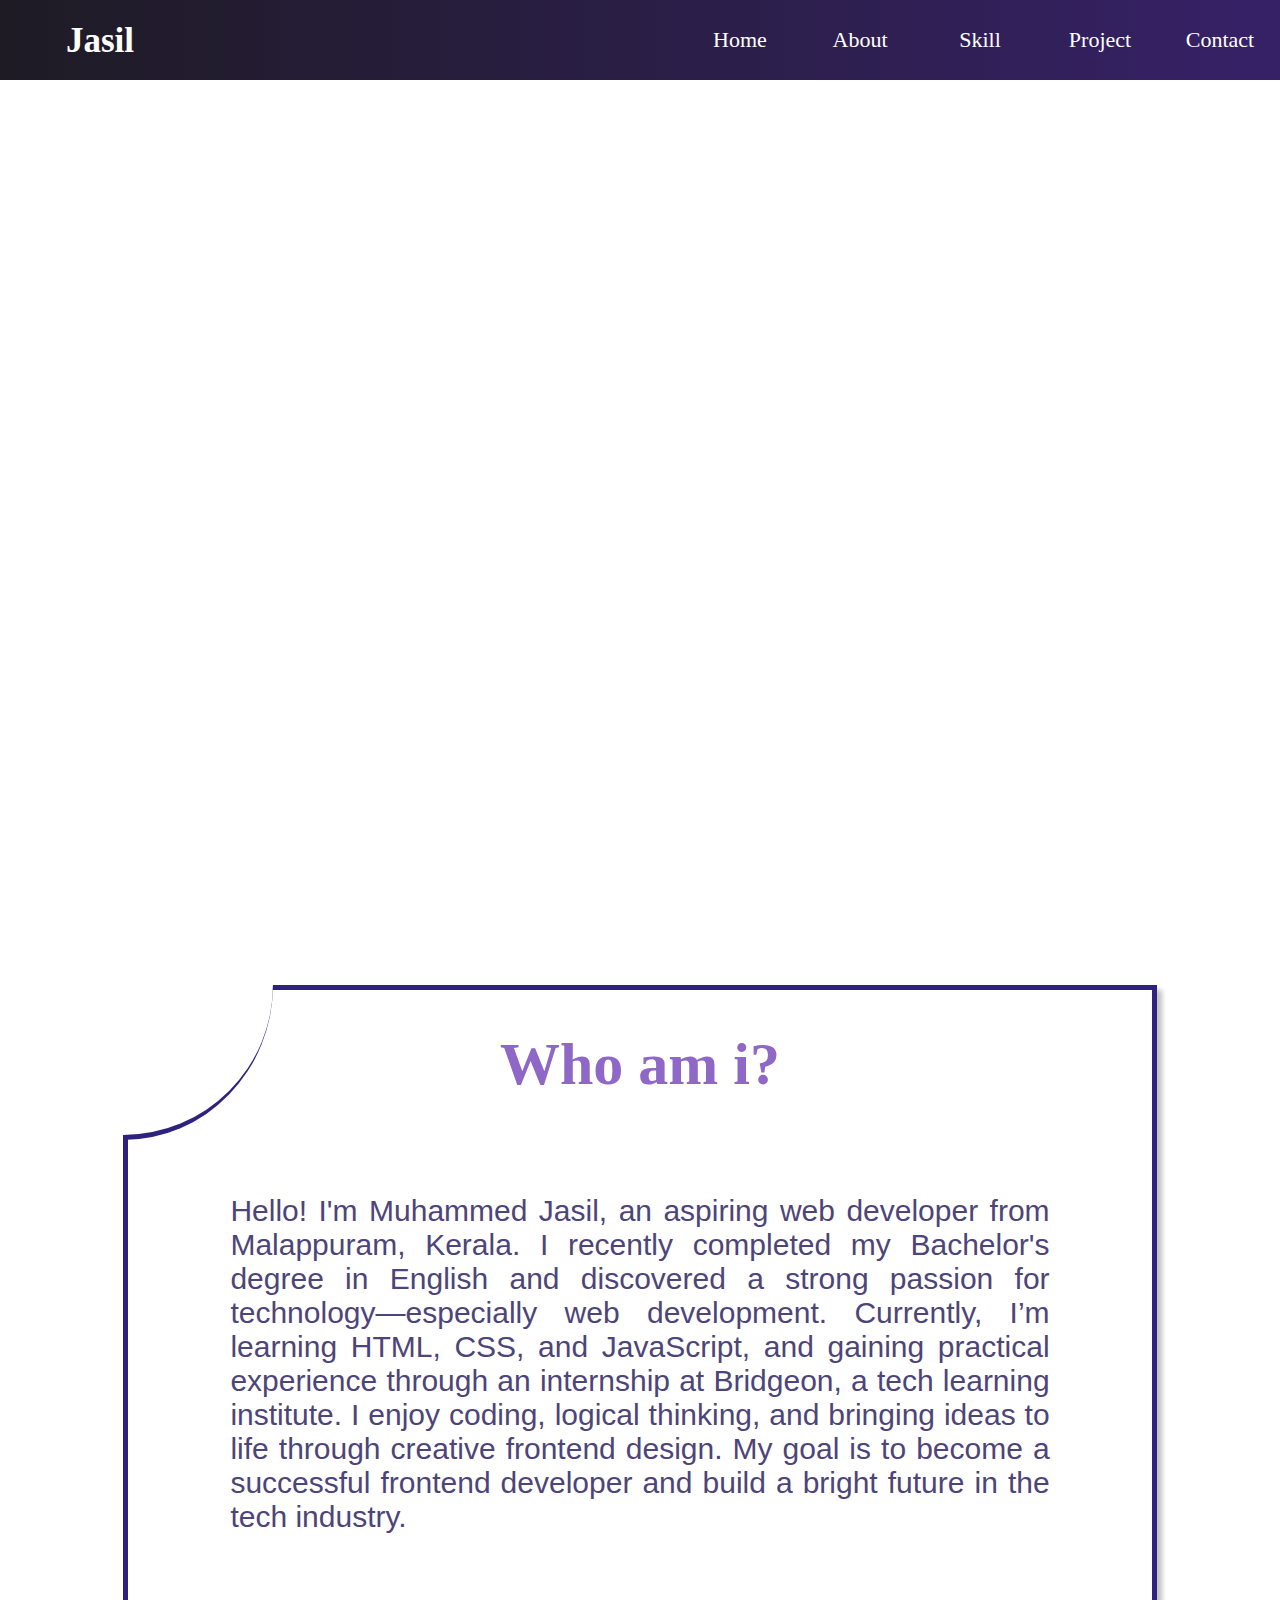
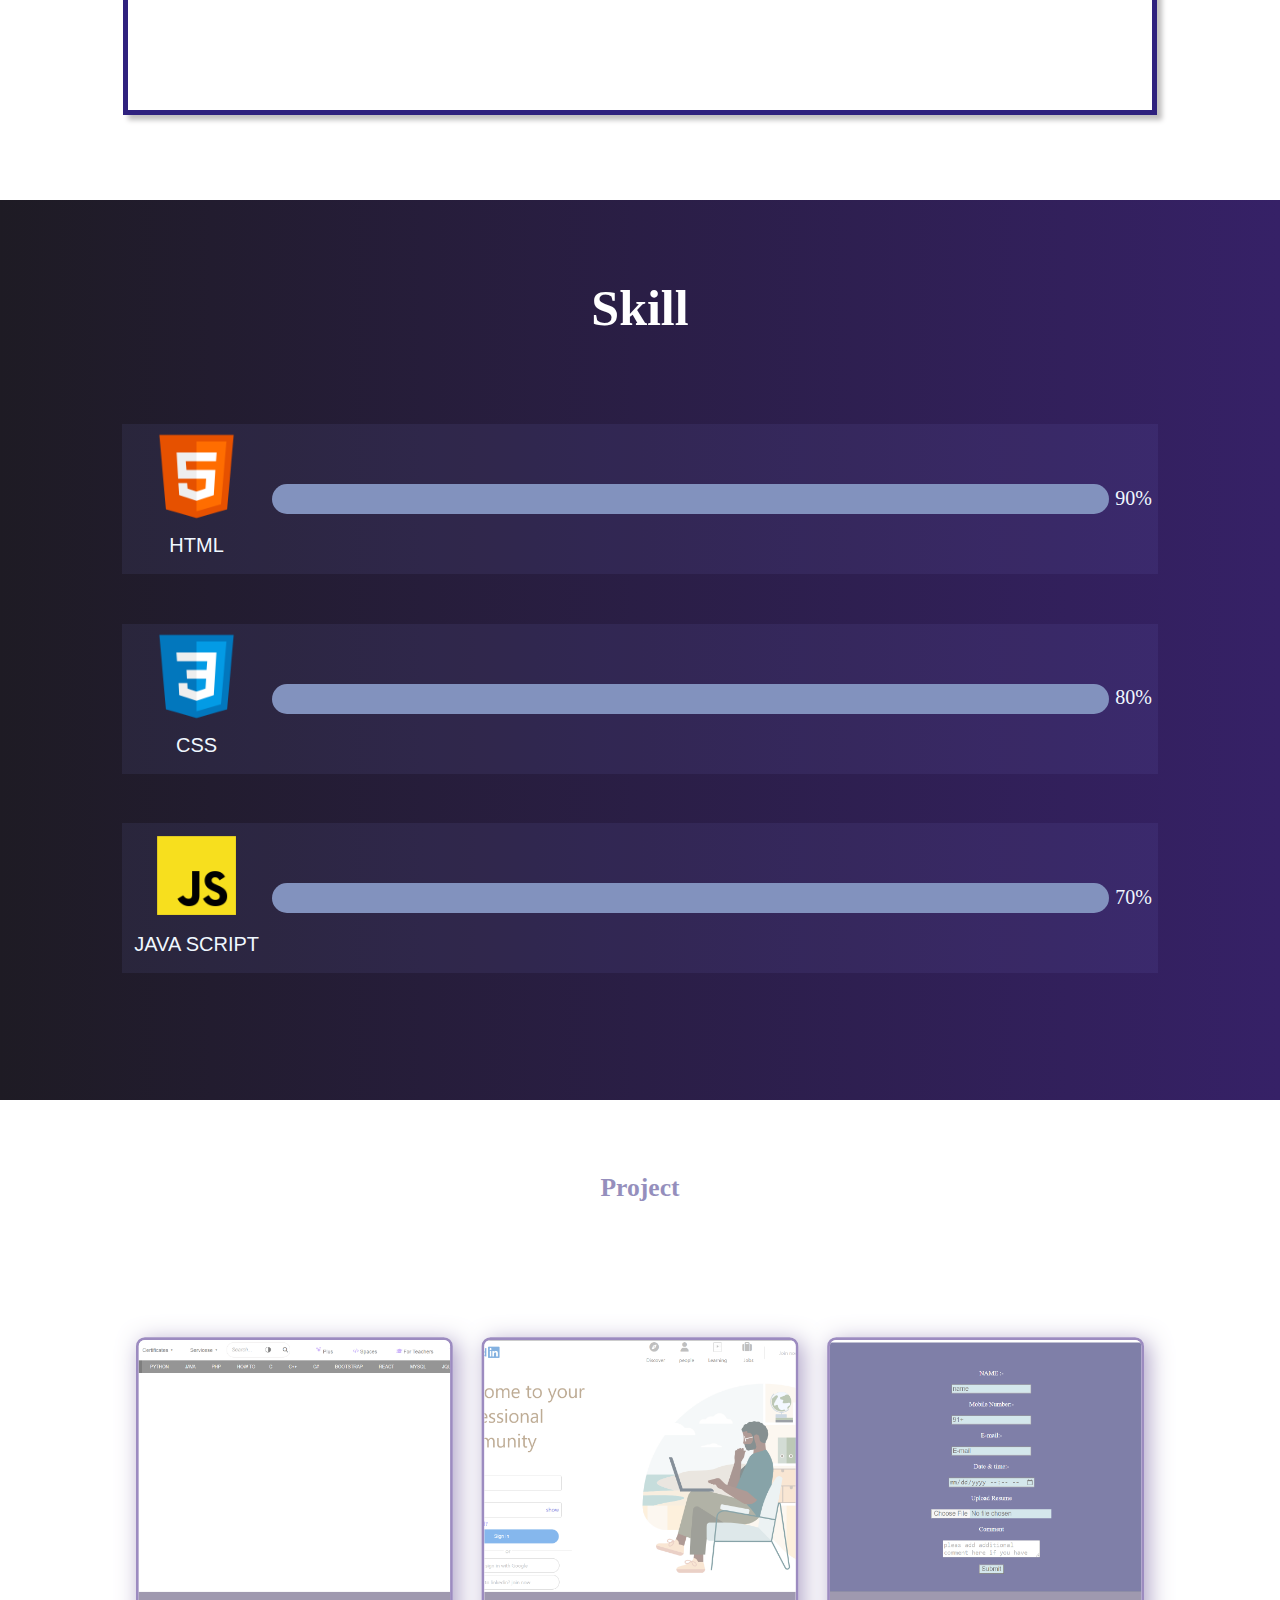
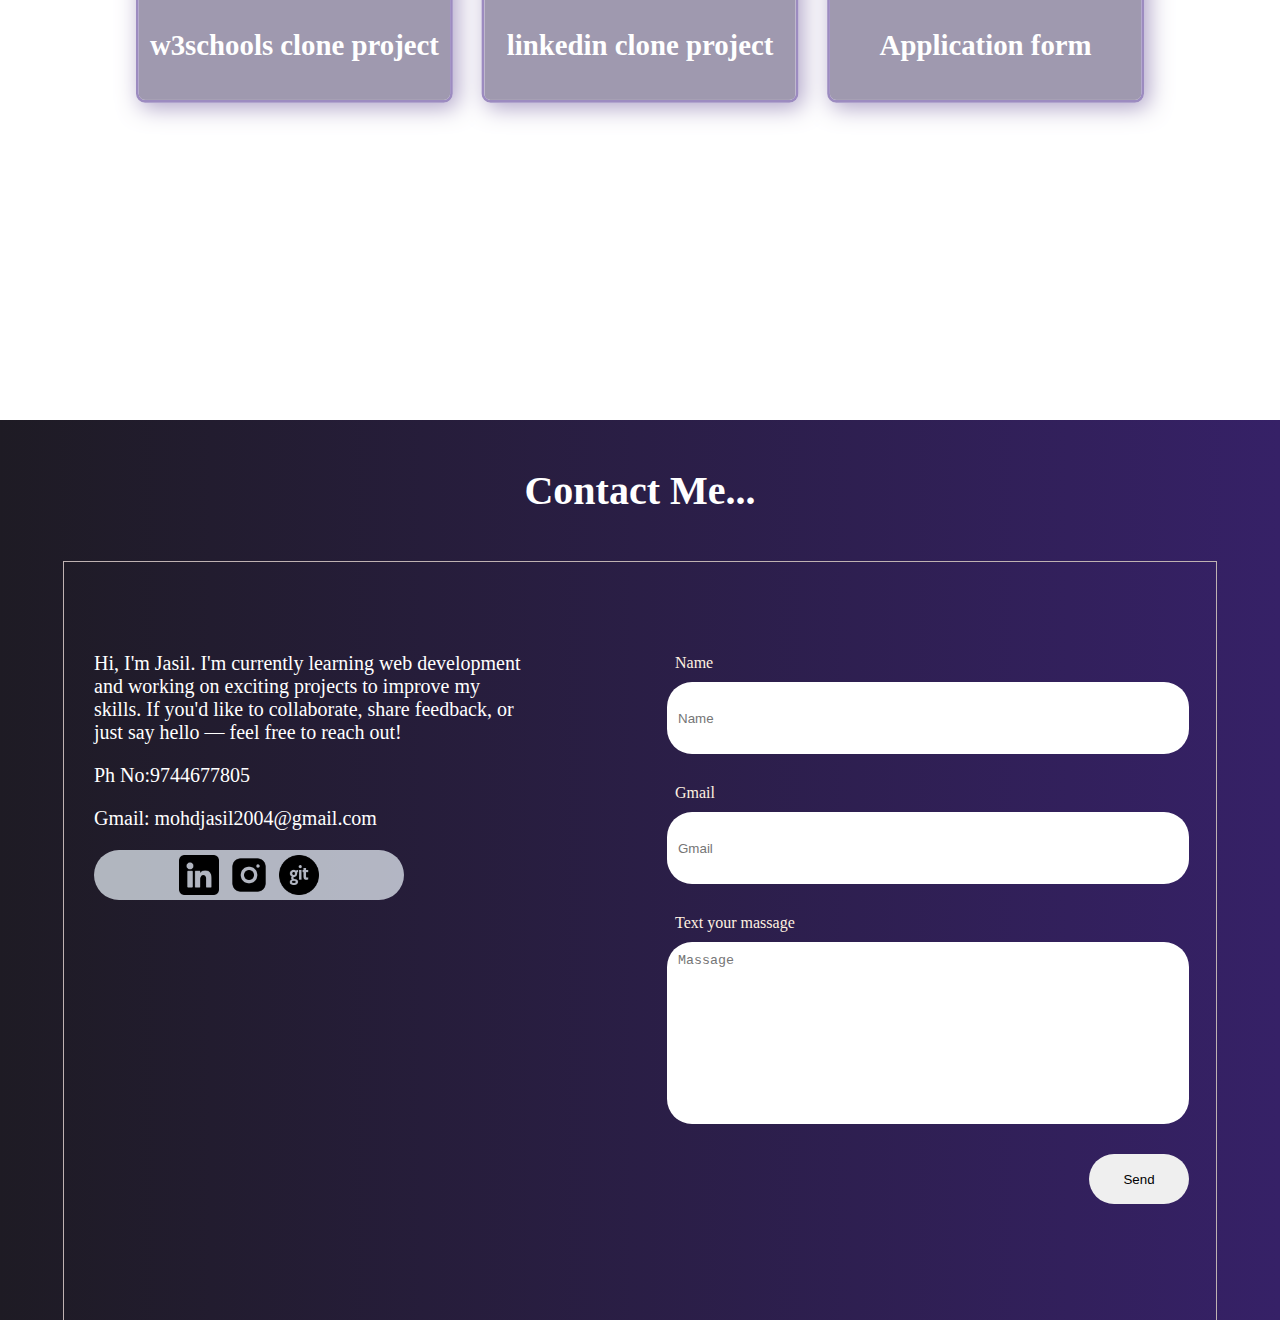
<file: index.html>
<!DOCTYPE html>
<html lang="en">
<head>
    <meta charset="UTF-8">
    <meta name="viewport" content="width=device-width, initial-scale=1.0">
    <title>Jasil U</title>
    <link rel="stylesheet" href="port.css" type="text/css">
</head>
<body>
    <div>
        <div class="navbar"  id="homes" style="position: fixed;">
            <div class="kk">
                <li id="left"><a href="#home" style="font-size: 35px;font-family:Georgia, 'Times New Roman', Times, serif;font-weight: bolder;width: 200px;height: 60px;padding-top: 11px; display: flex;justify-content: center;align-items: center   ;">Jasil</a></li>
            </div>
            <ul class="navlist">
              
                <li><a href="#" target="#homes">Home</a></li>
                <li><a href="#abouts">About</a></li>
                <li><a href="#skills" >Skill</a></li>
                <li><a href="#projects">Project</a></li>
                <li><a href="#contacts" >Contact</a></li>
            </ul>
        </div>
    <div class="globel">
     

        <div class="homebdy">
            <div class="lefthome homee" >
                <div class="homedata">
                   
                    <h1>Muhammed Jasil</h1>
                    <h2>Frontent Developer</h2>
                    <p style="font-size: 24px; margin: 20px; text-align: justify;;">Hello! My name is Jasil, and I’m from Malappuram, Kerala. I hold a Bachelor’s degree in English but discovered a strong passion for web development, which inspired me to transition into the tech field.

                        Currently, I’m pursuing an internship at Bridgeon Tech Institute, where I’m actively learning and building real-world web development projects. I’m highly motivated, detail-oriented, and committed to continuous growth in this field.
                        
                        My dream is to become a successful professional in web development and build a fulfilling, future-ready career through hard work and dedication.</p>
                
                </div>
            </div>
            <div class="righthome homee">
                <div class="profile">
                   <div class="prfone"><div class="prftwo"><div class="prfthree"><img src="prof.png" alt="" style="object-fit: contain;height: 100%;width: 100%;"></div></div></div>
                </div>
            </div>
        </div>
    </div>

    <div class="about" id="abouts">
        <div class="aboutcontent">
            <div class="ableft"></div>
            <div class="abhead"> <h1 style="font-family:Georgia, 'Times New Roman', Times, serif; font-size: 60px;" ><span style=" font-weight:bold;">W</span>ho  am i?</h1></div>

            <div class="abtcontent">
                <p style="font-family:Arial, Helvetica, sans-serif;font-size: 30px;text-align: justify;color: rgb(77, 69, 121);">Hello! I'm Muhammed Jasil, an aspiring web developer from Malappuram, Kerala. I recently completed my Bachelor's degree in English and discovered a strong passion for technology—especially web development. Currently, I’m learning HTML, CSS, and JavaScript, and gaining practical experience through an internship at Bridgeon, a tech learning institute.

                    I enjoy coding, logical thinking, and bringing ideas to life through creative frontend design. My goal is to become a successful frontend developer and build a bright future in the tech industry.
                    
                    </p>
            </div>

        </div>
    </div>
    <div class="skill">
        <div class="skilldata"  id="skills">
            <div class="skillhead"><h1 style="font-size: 50px;color: white;">Skill</h1></div>
            <div class="skillset">
                <div class="tool">
                    <div class="html">
                        <div class="hlogo"><img src="htmlok.png" alt=""></div>
                        <div class="hname">HTML</div>

                    </div>
                    <div class="rang">
                        <div class="rpar">
                            <div class="growrange ranger"></div>
                           
                    </div>
                    <div class="numrange">90%</div>
                    </div>
                </div>

                <div class="tool">
                    <div class="html">
                        <div class="hlogo"><img src="cssok.png" alt=""></div>
                        <div class="hname">CSS</div>
                    </div>
                    <div class="rang"><div class="rpar"><div class=" rangeone ranger"></div></div> <div class="numrange">80%</div></div>
                </div>

                <div class="tool">
                    <div class="html">
                        <div class="hlogo"><img src="png-javascript-badge-picture-8.png" alt=""></div>
                        <div class="hname">JAVA SCRIPT</div>
                    </div>
                    <div class="rang"><div class="rpar"><div class="rangetwo ranger"></div></div> <div class="numrange">70%</div></div>
            </div>
            </div>

        </div>


    </div>
   <div class="portfolio" id="projects">
     <div class="porthead">
        <h1>Project</h1>
     </div>
     <div class="projoani">
     <div class="porttools">
         <div class="projects one"><div class="prone"><a href="w3.html">
            <img src="w3.png" alt="">
        </a></div><div class="prtwo"><h1>w3schools clone project</h1></div></div> 
        <div class="projects two"><div class="prone"><a href="linkedin.html">
            <img src="link.png" alt="">
        </a></div><div class="prtwo"><h1>linkedin clone project</h1></div></div>
        <div class="projects three"><div class="prone"><a href="DAY3(2).html">
            <img src="form.png" alt="">
        </a></div><div class="prtwo"><h1>Application form</h1></div></div>
        
     </div>
   </div>
</div>
<div class="contact" id="contacts">
    <div class="conchead">
        <h1 style="color: white; font-size: 40px;text-align: center;padding: 20px;">Contact Me...</h1>
    </div>

    <div class="contdat">
        <div class="contleft conc">
            <div class="leftdata">
                <p>Hi, I'm Jasil. I'm currently learning web development and working on exciting projects to improve my skills.
                    If you'd like to collaborate, share feedback, or just say hello — feel free to reach out!</p>
            </div>
            <div class="leftdata">
                <p>Ph No:9744677805</p>
            </div>
            <div class="leftdata">
                <p>Gmail: mohdjasil2004@gmail.com</p>
            </div>
            <div class="leftdata leftlogo"  id="leftlg">
                <div><img src="linkeeeee.png" alt=""></div>
                <div><img src="instagram.png" alt=""></div>
                <div><img src="git.png" alt=""></div>
            </div>
        </div>
        <div class="contright conc">
            <form action="action/php">
                <div><label for="">Name</label></div>
                <div><input type="text" class="block" placeholder="Name"></div>
                <label for="">Gmail</label>
                <div><input type="email" class="block" placeholder="Gmail"></div>
                <label for="">Text your massage</label>
                <div> <textarea name="text" id="" class="block" style="height: 160px; resize: none;" placeholder="Massage "></textarea></div>
                <div><input type="submit" class="block" value="Send" style="width:100px; align-self: flex-end;justify-self: end;"></div>
            </form>
        </div>
    </div>

</div>
</div>
</body>
</html>
</file>
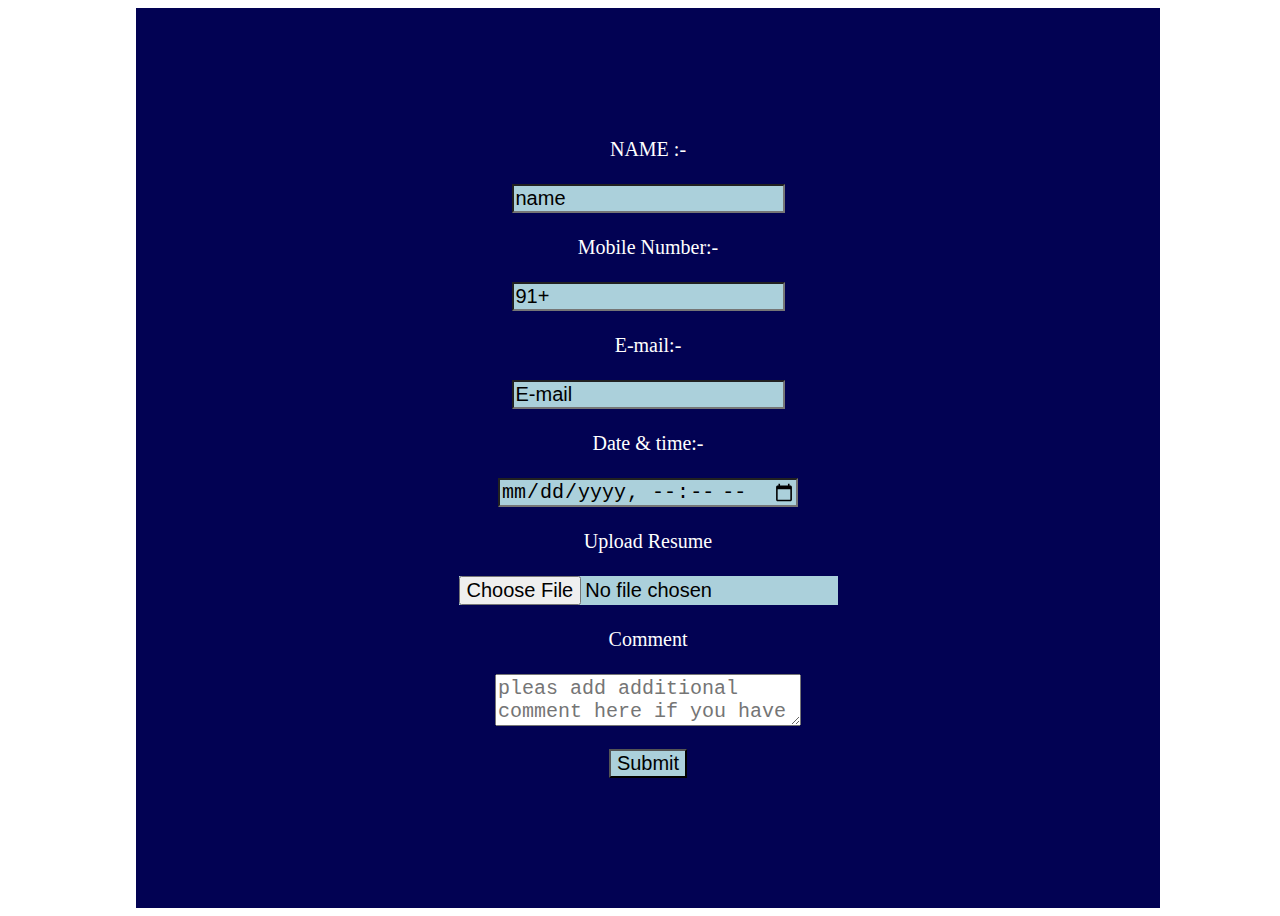
<file: DAY3(2).html>
<!DOCTYPE html>
<html lang="en">
<head>
    <meta charset="UTF-8">
    <meta name="viewport" content="width=device-width, initial-scale=1.0">
    <title>tsk3</title>
<link rel="stylesheet" href="task3.css" type="text/css">
</head>
<body>
 <div class="formm">  
    
    <form action="/action_page.php" class="frm">
<label for="name">NAME :-</label><br>
<input type="text" placeholder="name">  <br>
<label for="Mobile Number">Mobile Number:-</label><br>
<input type="tel" name="mobile " id="mobileno" placeholder="91+">
<br><label for="email">E-mail:-</label><br>
<input type="email" placeholder="E-mail"><br>
<label for="date">Date & time:-</label>
<br>
<input type="datetime-local"><br>

<label for="file"> Upload Resume</label><br>
<input type="file" name="resume" id="resume" value=""><br>
<label for="command"> Comment</label><br>
<textarea name="comment" id="comment" placeholder="pleas add additional comment here if you have " style="width: 300px; height: 10      0px;"></textarea>
<br>
<input type="submit" name="submit" id="submit" value="Submit">

</form>

</div>
</body>
</html>
</file>
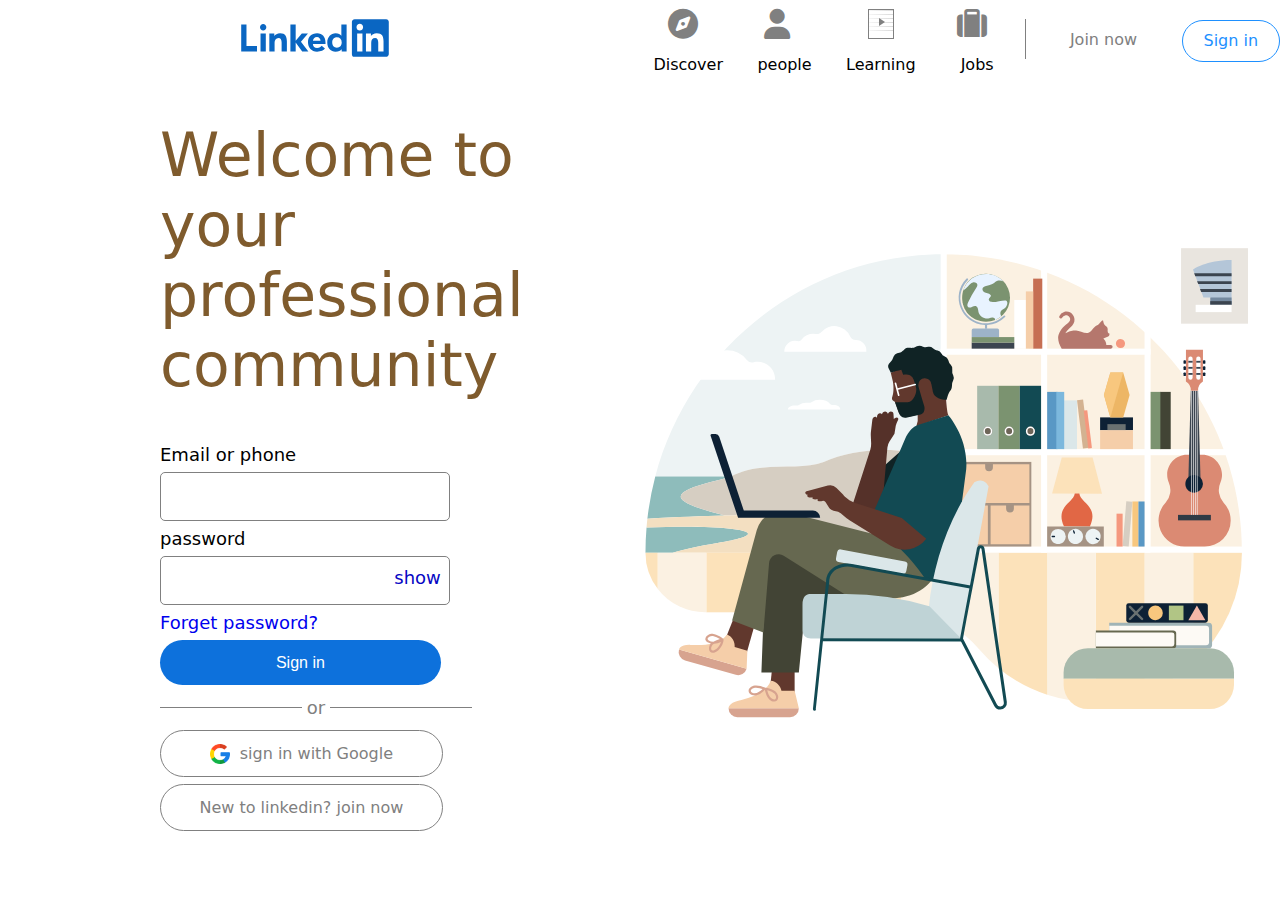
<file: linkedin copy.html>
<!DOCTYPE html>
<html lang="en">
<head>
    <meta charset="UTF-8">
    <meta name="viewport" content="width=device-width, initial-scale=1.0">
    <title>Linkedin</title>
    <link rel="stylesheet" href="linkedin.css">
    <link rel="stylesheet" href="https://cdnjs.cloudflare.com/ajax/libs/font-awesome/6.7.2/css/all.min.css">
    <link rel="icon" href="linkedin icon tab.png">
</head>
<body>
    
    <div class="header">
        <div class="navbar leftbar">
            <div class="logo">
                <a href="#logo" id="link-logo"><img src="linkidin logok.svg" alt="" class="logoimg"></a>
            </div>
        </div>
        <div class="navbar rightbar">

            <div class="iconbar"> <a href=""> <i class="fa-sharp fa-solid fa-compass"></i></a>
            <p class="text"> Discover</p></div>

            <div class="iconbar">
                        <a href=""><i class="fa-solid fa-user"></i></a>

                        <p class="text"> people</p>
                    </div>
            <div class="iconbar"><a href="" style="border: 1px solid gray; padding-top: 0;">
                  <!-- its svg -->

                <svg width="24" height="24" viewBox="0 0 24 24" xmlns="http://www.w3.org/2000/svg">
                    <defs>
                      <linearGradient id="lineGradient" x1="0%" y1="0%" x2="100%" y2="0%">
                        <stop offset="0%" stop-color="#d1d1d1" stop-opacity="0.2"/>
                        <stop offset="100%" stop-color="#d1d1d1" stop-opacity="0.8"/>
                      </linearGradient>
                    </defs>
                  
                    <rect width="24" height="24" fill="white"/>
                  
                    <rect y="0" width="24" height="1" fill="url(#lineGradient)"/>
                    <rect y="4" width="24" height="1" fill="url(#lineGradient)"/>
                    <rect y="8" width="24" height="1" fill="url(#lineGradient)"/>
                    <rect y="12" width="24" height="1" fill="url(#lineGradient)"/>
                    <rect y="16" width="24" height="1" fill="url(#lineGradient)"/>
                    <rect y="20" width="24" height="1" fill="url(#lineGradient)"/>
                  
                    <polygon points="10,8 16,12 10,16" fill="#808080"/>
                  </svg>  
                
                    
                    </a>
                    <p class="text"> Learning</p>
            
            </div>

            <div class="iconbar"  ><a href=""> 
                
                <i class="fa-solid fa-suitcase"  ></i>

                    </a>

                    <p class="text" > Jobs</p>
                    
            
            </div>
            <div style="position: relative;">
           
            <Div style="border-left: 1px solid gray; height: 50%;position: absolute; top:24%" ></Div></div>
            <div class="join" id="joinow"><a href="">Join now</a></div>
            <div class="join"><a href="">Sign in</a></div>

        </div>
    </div>

    <div class="bodypar">
        <div class="leftbody bodyy">
           <div class="leftright">
            
            <h1>Welcome to your <br> professional community</h1>
            <form action="action/php" class="formdiv"> 
               <div class="formdt"> <label for="email-phone">Email or phone</label></div>
               <div class="formdt"><input type="text" ></div>
                
               <div class="formdt"><label for="password"> password</label></div>
               <div class="formdt" style="position: relative;"> <input type="password"> <span style="position: absolute;right: 10%;top: 25%;"><a href="" id="SHOW">show</a></span></div>
                
               <div class="formdt"><a href="forget" class="frm">Forget password?</a>    </div>

               <div class="formdt"><button value="Sign in" class="button" > Sign in</button></div>

                <div class="or">
                    <div class="line"></div> <span style="background-color: white;padding: 5px; color: gray;">or</span><div class="line" ></div>
                </div>
                <div class="last">
                    <a href="#google"  class="frm button"> <img src="google.png" alt="" style="width: 20px;padding-right: 10px;"> sign in with Google </a>
                </div>
                <div class="last" >
                    <a href="#link"  class="frm button"> New to linkedin? join now </a>
                </div>


                

            </form>
        </div>
        </div>
        <div class="rightbody bodyy">
            <img src="linkidn back.svg" alt="" style="width: 95%; height: 98%; margin-top: 10px;">
            
        </div>


    </div>
</body>
</html>
</file>
<file: port.css>
body{
    margin: 0;
    box-sizing: border-box; 
}
.globel{
    background:linear-gradient(to right,rgb(30, 27, 36),rgb(54, 33, 103));
    width: 100%;
    height: 100vh;
    margin: 0;
    padding: 0;
    transform: translateY(-100px);
    animation: front 1s  forwards;
    opacity: 0;

}
@keyframes front{
    to{
        transform: translateY(0);
        opacity: 1;
    }
}
.navbar{
    margin: 0;
    width: 100%;
    height: 80px;
    display: flex; 
    justify-content: space-between;
    list-style-type: none;
    position: fixed;
    background-image: linear-gradient(to right, rgb(30, 27, 36), rgb(54, 33, 103));  
    background-color: rgba(0, 0, 0, 0.6) ;    
    z-index: 2 ;
}

.navlist{
    list-style-type: none;
    margin: 0;
    padding: 0;
    width: 50%;
    height: 100%;
    display: flex;
    justify-content: end;
    align-items: center;
 
}
.navlist a:hover{
    border-bottom:1px solid white;
    color: rgb(230, 222, 222);
}

.navlist a{
    text-decoration: none;
    display: flex;
    width: 100px;
    height: 50px;      
    font-size: 22px;
    justify-content: center;
    align-items: center;
    margin: 10px;
    color: white;
    
}
.navbar  a{
    list-style-type: none;
    text-decoration: none;
    color: white;
    


}   
.homebdy{
    height:100%;
    display: flex;
}
.homee{
    width: 50%;
    height: 100%;
    margin: 10px; 
}
.homedata{
    color: rgb(214, 214, 225);
    width: 90%;
    height: 80%;
    display: flex;
    flex-direction: column;
    justify-content: start;
    align-items: center;
    padding-top: 25%;
}
.homedata h1,h2,p{
    margin: 0;
}
.homedata h1{
    font-size: 65px;
}
.homedata h2{
    font-size: 50px;
}

   .profile{
    height: 400px;
    width: 400px;
    background-color: rgb(255, 255, 255);
    margin: auto;
    margin-top: 15%;
    border-radius: 50%;
    position: relative;
   }
   .prfone{
    position: absolute;
    width: 370px;
    height: 370px;
    border-radius: 50%;
    background:#2E1F50;
    left: 0;
    top: 7%;
   }
   .prftwo{
    position: absolute;
    width: 350px;
    height:350px ;
    border-radius: 50%;
    background-color: rgb(255, 255, 255);
    left: 4%;
    top: 3%;

   }
   .prfthree{
    position: absolute;
    width: 330px;
    height:330px ;
    border-radius: 50%;
    background-color: rgb(255, 255, 255);
    left: 4%;
    top: 3%;
    border: 11px solid #2E1F50;
    overflow: hidden;
    
   }
   .about{
    height: 100vh;
    background:white;
    width: 100%;
    display: flex;
    justify-content: center;
    align-items: center;
    z-index: -1;
    
    
   }
.aboutcontent{
    width: 80%;
    height: 80%;
    border: 5px solid rgb(47, 33, 126);
    box-shadow: 5px 5px  5px rgb(193, 191, 191);
    position: relative;
}
.ableft{
    width: 150px;
    height: 150px;
    position: absolute;
    background:white;
    left: -5px;
    top: -5px;
    border-bottom-right-radius: 100% ;
    border-bottom: 5px solid   rgb(47, 33, 126);

}
.abhead{
    height: 20%;
    width: 100%;
    text-align: center;
    color:rgb(142, 103, 199);
    
}
.abtcontent{
    width: 80%;
    height: 60%;
    margin: auto;
    margin-top: 10px;
    padding: 10px;
    overflow: hidden;
}
.skill{
    width: 100%;
    height: 100vh;
    background:linear-gradient(to right,rgb(30, 27, 36),rgb(54, 33, 103));
    display: flex;
    align-items: center;

}
.skilldata{
    width: 100%;
    height: 90%;
    margin: auto;
}
.skillhead{
    margin: auto;
    width: 100%;
    text-align: center;
}
.skillset{
    width: 90%;
    height: 80%;
    margin: auto;
    margin-top:3% ;
    display: flex;
    flex-direction: column;
    justify-content: space-evenly;
    align-items: center;
}
.tool{
    width: 90%;
    height: 150px;
    display: flex;
    background-color: rgba(132, 126, 218,0.1);
}
.html{
    width: 150px;
    height: 100%;
    
}
.rang{
    flex-grow: 1;
    height: 100%;
    display: flex;
    flex-direction: row ;
    align-items: center;
   
}
.rpar{
    width: 95%;
    height: 30px;
    background-color:rgb(130, 146, 190) ;
    border-radius: 25px;
}
.skill :hover .growrange {
width: 90%;
}
.skill :hover .rangeone {
    width: 80%;
    }
.skill :hover .rangetwo {
        width: 70%;
        }
.ranger{
    width: 0;
    background-color: rgb(251, 249, 255);
    height: 30px;
    border-radius: 25px;
    transition: width 1s linear;
}
.numrange{
    text-align: center;
    width: 50px;
    height: 25px;
    font-size: 20px;
    color: aliceblue;
}
.html{
    display: flex;
    flex-direction: column;
}
.hlogo{
    width: 100%;
    height: 70%;
}
.hname{
    width: 100%;
    height: 30%;
    color: aliceblue;
    text-align: center;
    padding-top: 5px;
    font-size: 20px;
    font-family:'Franklin Gothic Medium', 'Arial Narrow', Arial, sans-serif;
}
.hlogo img{
object-fit:contain;
height: 100%;
width: 100%;
}
.portfolio{
    width: 100%;
    height: 100vh;
    background-color: white;
}
.porthead{
    width: 50%;
    height: 80px;
    margin: auto;
   color: rgb(45, 31, 125);
    text-align: center;
    padding: 20px;
    margin-top: 20px;
    transform: scale(.8) translateY(10px);
    opacity: 0.5;
    animation: inout 1s linear forwards;
}
@keyframes inout{
    to{
        opacity: 1;
        transform: scale(1) translate(0);
    }
}
.porttools{
    width: 90%;
    height: 80%;
    
    margin: auto;
    display: flex;
    justify-content: space-around;
    align-items: center;
}

.projects {
    width: 30%;
    height:400px;
    display: flex;
    flex-direction: column;
    border: solid 3px rgb(59, 26, 130);
    box-shadow: 5px 5px 25px rgb(98, 75, 147);
    overflow: hidden; 
    border-radius: 10px;
    margin-top: 7%;
   
    
}
.projoani{
    opacity: 0.5;
    transform: scale(0.9);
    animation: promax 1s ease forwards;
    animation-delay: 0.2s; 
    transition: transform 0.3s ease;
}
@keyframes promax{
    to{
        opacity: 1;
       transform: scale(1);
    } 
}

.projects:hover {
    transform: scale(1.05);
    cursor: pointer;
}




.prone {
    width: 100%;
    height: 70%;
    flex-shrink: 0;
}

.prtwo {
    width: 100%;
    height: 30%;
    background-color: rgba(46, 31, 80, 0.9);
    display: flex;
    justify-content: center;
    align-items: center;
    color: #ffffff;
    flex-shrink: 0;
}

.prone a {
    display: block;
    width: 100%;
    height: 100%;
}

.prone img {
    width: 100%;
    height: 100%;
    object-fit: cover;
    display: block;
}
.contact{
    width: 100%;
    height: 100vh;
    background:linear-gradient(to right,rgb(30, 27, 36),rgb(54, 33, 103));
    box-sizing: border-box;
    overflow: hidden;
    
}
.contdat{
    width: 90%;
    height: 85%;
    
    display: flex;
    margin: auto;   
    border: 1px solid rgb(191, 178, 178);
}
.conc{
    width: 50%;
    height: 100%;
   
}
.contright{
    display: flex;
    flex-direction: column;  
    justify-content:space-evenly;
   align-items: center;
}
.block{
    display: block;
    width: 500px;
    height: 50px;
    margin: 30px;
    margin-top: 10px;
    padding: 10px;
    border-radius: 25px;
    outline: none;
    border: solid 1px transparent;

}
label{
    margin-left:38px;
    color: rgb(255, 241, 224);
   
}
.contleft{
    display: flex;
    flex-direction: column;
    justify-content:start;
    padding-top:70px;
    font-size: 20px;
    padding-left: 30px;

}
.leftdata{
    width: 80%;
    height:auto;
    margin-top: 20px;
    color: white;

}
#leftlg{
    width: 300px;
   background-color: rgba(240, 248, 255,0.7);
    height: 50px;
    display: flex;
    padding-left: 10px;
    justify-content: center;
    border-radius: 25px;

}
#leftlg div{
width:50px;
height: 100%;
overflow: hidden;
}
#leftlg img{
    object-fit: contain;
    width:40px;
    height: 50px;
}
</file>
<file: task3.css>
*{
    font-size: 20px;
    color: rgb(255, 255, 255);
    
}

.formm{
    width: 100vw;
    height: 100vh;
    display: flex;
justify-content: center;
align-items: center;    

}
.frm{
    width: 80%;
    height: 100%;
    display: flex;
    flex-direction: column;
justify-content: center;
align-items: center;
    
    background-color: rgb(2, 2, 83);

    
}
input{
    background-color: rgb(171, 208, 219);
    color: black;
}
input::placeholder{
    color: black;
    opacity: 1;
}
#submit:active{
    background-color: aliceblue;

}
</file>
<file: linkedin.css>
body{
    margin: 0;
    box-sizing: border-box;
    font-family: system-ui, -apple-system, BlinkMacSystemFont, 'Segoe UI', Roboto, Oxygen, Ubuntu, Cantarell, 'Open Sans', 'Helvetica Neue', sans-serif;
}

.header{
    width: 100%;
    display: flex;
    background-color: aqua;
    height: 100%;
    justify-content: space-between;
}

.navbar{
    background-color: rgb(255, 255, 255);
    margin: 0;
    width: 50%;
    height: 80px;
}

.logo{
    display: flex;
    justify-content: start;
    align-items: center;
    width: 100%;
    height: 100%;
}
#linklogo{
    display: block;
    width: 15px;
    height: 100%;
    
    
}
.logoimg{
    width:150px;
    height: 100%;
    margin-left: 240px;
}
.rightbar{

    display: flex;
    justify-content: start;

}
.iconbar{

    width:100px;
    display: flex;
    flex-direction: column;
    height: 100%;
    justify-content: end;
    align-items: center;
    padding-top: 10px;

}

.iconbar i,img{
    width: 40px;
    font-size: 30px;
    color: gray;
}
.iconbar a{
    display: block;
    padding-top: 40px;
    padding-bottom: 0;
}
#people{
    width: 35px ;

    
}
.join a{
    text-decoration: none;
    display: block;
    color:  dodgerblue;
    border-radius: 45px;

}
.join a:hover{
    background-color: rgba(207, 237, 255,.3);
}
.join{
    height: 50%;
    width:100px ;
    text-align: center;
    line-height: 40px;
    border: 1px solid dodgerblue;
    padding: 0;
    border-radius: 45px;
    margin-top: 20px;
    margin-left: 30px;
    color:  dodgerblue;
}
#line{
    border-right: 1px solid gray;
    
}
#joinow{
    border:none
}
#joinow a:hover{
    background-color: rgba(230, 228, 228, 0.5);
}
#joinow a{
    color: gray;
}
.bodypar{
    margin: 0;
    display: flex;
    width: 100%;
    height: 91vh;
  
}

.leftbody{
    width: 50%;
    display: flex;
    flex-flow: column;
    justify-content: start;
    align-items: end;

}
.leftright{
    width: 75%;
}
.leftright h1{
    font-size: 60px;
    color: rgb(127, 91, 45);
    font-weight:400;
}

.rightbody{
    
    width: 50%;
    height: 100%;
    
}
.formdiv{
    display: flex;
    flex-direction: column;
    justify-content: start;
    width: 100%;
    height: 0;

}
.formdiv >div{
    width: 65%;
   
    padding: 3px 0;
    font-size: 18px;
    margin-top: 1px;

}
.formdt >input{
    width: 90%;
    height: 45px;
    border-radius: 5px;
    border: 1px solid gray;
    padding-left: 5px;
}

.frm{
    text-decoration: none;
    display: block;
    
}
.button{
    display: block;
    width: 90%;
    height: 45px;
    border-radius: 25px;
    background-color: rgb(13, 113, 220);
    outline: none;
    border: none;
    color: white;
    font-size: 16px;
}
.or{
    display: flex;
    justify-content: center;  
    align-items: center ;  
}
.line{
    flex-grow: 1;
    border-bottom: 1px solid gray;
}

.last a{
    display: flex;
    justify-content: center;
    align-items: center;
    background-color: white;
    color: gray;
    border: 1px solid gray;
}
.last a:hover{
    background-color:  rgba(239, 239, 239, 0.5);
}

#SHOW{
    display: block;
    text-decoration: none;
    color: rgb(6, 6, 196);
}
#SHOW:hover{
    color: rgb(149, 149, 174);
}
</file>
